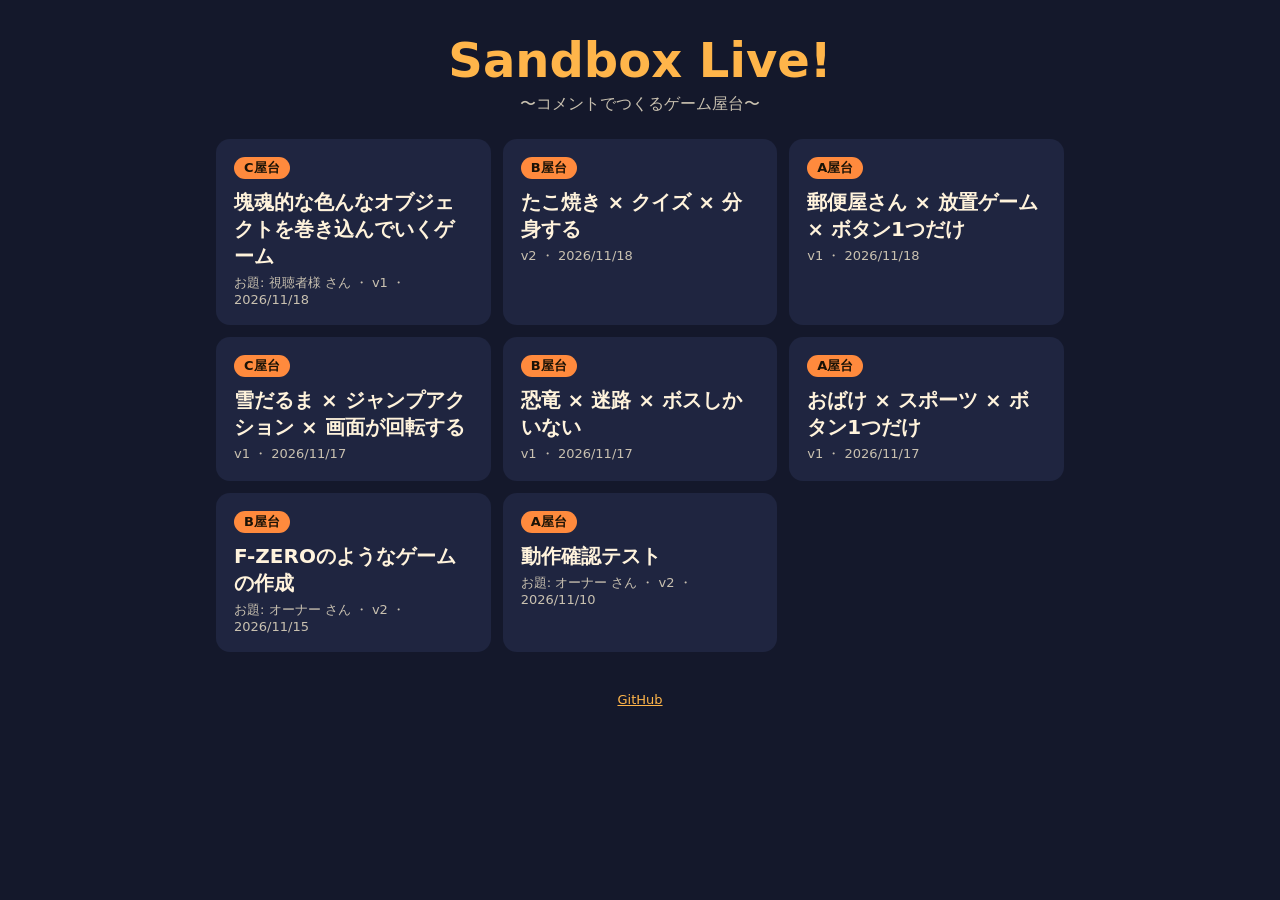
<file: index.html>
<!doctype html>
<html lang="ja"><head><meta charset="utf-8">
<meta name="viewport" content="width=device-width,initial-scale=1">
<title>Sandbox Live!</title>
<style>
:root{--bg:#14182b;--card:#1f2540;--ink:#fff3dc;--sub:#c9c1b0;--accent:#ff8a3d;--lamp:#ffb54a}
*{box-sizing:border-box}
body{margin:0;background:var(--bg);color:var(--ink);font-family:"Hiragino Maru Gothic ProN","Hiragino Sans",system-ui,sans-serif}
header{padding:32px 16px 8px;text-align:center}
h1{margin:0;font-size:clamp(28px,7vw,48px);color:var(--lamp)}
header p{margin:6px 0 0;color:var(--sub)}
main{max-width:880px;margin:0 auto;padding:16px;display:grid;gap:12px;grid-template-columns:repeat(auto-fill,minmax(240px,1fr))}
.card{position:relative;padding:16px;border-radius:14px;background:var(--card);border:2px solid transparent}
.card:hover,.card:focus-within{border-color:var(--accent)}
.card a.play{color:inherit;text-decoration:none}
.card a.play::after{content:"";position:absolute;inset:0}
.lane{display:inline-block;padding:2px 10px;border-radius:999px;background:var(--accent);color:#1a1206;font-weight:700;font-size:13px}
.title{margin:10px 0 4px;font-size:20px;font-weight:700}
.meta{color:var(--sub);font-size:13px}
.src{position:relative;z-index:1;display:inline-block;margin-top:8px;color:var(--lamp);font-size:13px}
.empty{grid-column:1/-1;text-align:center;color:var(--sub)}
footer{padding:24px 16px 40px;text-align:center;color:var(--sub);font-size:13px}
footer a{color:var(--lamp)}
</style></head><body>
<header><h1>Sandbox Live!</h1><p>〜コメントでつくるゲーム屋台〜</p></header>
<main id="list"><p class="empty">読み込み中…</p></main>
<footer id="foot"></footer>
<script>
fetch('manifest.json?t=' + Date.now(), { cache: 'no-store' }).then(function (r) { return r.json(); }).then(function (m) {
  var list = document.getElementById('list');
  var games = Object.keys(m.games).map(function (id) { return Object.assign({ id: id }, m.games[id]); })
    .sort(function (a, b) { return String(b.createdAt).localeCompare(String(a.createdAt)); });
  list.textContent = '';
  if (!games.length) { list.innerHTML = '<p class="empty">まだ公開中のゲームはありません</p>'; return; }
  games.forEach(function (g) {
    var card = document.createElement('div'); card.className = 'card';
    var lane = document.createElement('span'); lane.className = 'lane'; lane.textContent = g.lane + '屋台';
    var t = document.createElement('div'); t.className = 'title';
    var a = document.createElement('a'); a.className = 'play'; a.textContent = g.title;
    a.href = 'games/' + encodeURIComponent(g.id) + '/v' + g.latest + '/';
    t.append(a);
    var meta = document.createElement('div'); meta.className = 'meta';
    meta.textContent = (g.requester ? 'お題: ' + g.requester + ' さん ・ ' : '') + 'v' + g.latest + ' ・ ' + new Date(g.createdAt).toLocaleDateString('ja-JP');
    card.append(lane, t, meta);
    if (g.source && /^https:\/\/github\.com\//.test(g.source)) {
      var s = document.createElement('a'); s.className = 'src'; s.href = g.source; s.textContent = 'ソースを見る ↗'; s.rel = 'noopener';
      card.append(s);
    }
    list.append(card);
  });
  if (m.repoUrl && /^https:\/\/github\.com\//.test(m.repoUrl)) {
    var f = document.getElementById('foot'); var l = document.createElement('a');
    l.href = m.repoUrl; l.textContent = 'GitHub'; l.rel = 'noopener'; f.append(l);
  }
});
</script>
</body></html>
</file>
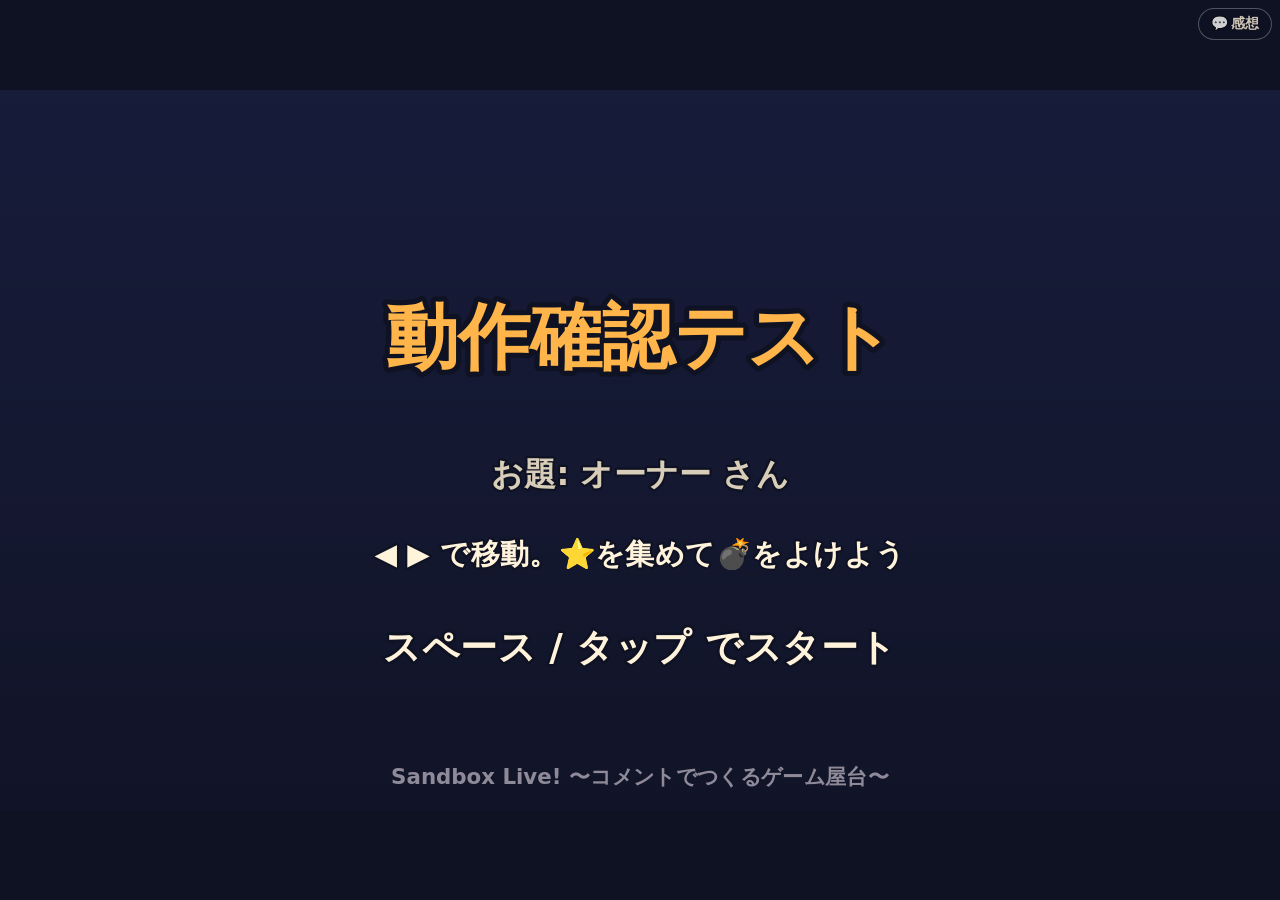
<file: games/261110-A/v1/index.html>
<!doctype html>
<html lang="ja">
<head>
  <meta charset="utf-8">
  <meta name="viewport" content="width=device-width,initial-scale=1,maximum-scale=1,user-scalable=no,viewport-fit=cover">
  <meta name="theme-color" content="#0f1222">
  <title>Sandbox Live! のゲーム</title>
  <link rel="stylesheet" href="style.css">
</head>
<body>
  <div id="stage">
    <canvas id="screen" aria-label="ゲーム画面"></canvas>
  </div>
  <!-- スマホ用ボタン。使うボタンは src/game.js の controls で決める -->
  <div id="pad" class="pad" hidden>
    <div class="dpad">
      <button data-key="up" aria-label="上">▲</button>
      <button data-key="left" aria-label="左">◀</button>
      <button data-key="right" aria-label="右">▶</button>
      <button data-key="down" aria-label="下">▼</button>
    </div>
    <div class="buttons">
      <button data-key="action" class="action" aria-label="アクション">A</button>
    </div>
  </div>
  <script type="module" src="src/main.js"></script>
<script data-sandbox-live-feedback>(function widget(info) {
  if (document.querySelector('[data-sandbox-live-feedback-host]')) return;
  const tag = `【${info.lane}屋台${info.version ? ` v${info.version}` : ''}】`;
  const host = document.createElement('div');
  host.setAttribute('data-sandbox-live-feedback-host', '');
  host.style.cssText = 'position:fixed;top:0;right:0;z-index:2147483647;';
  const root = host.attachShadow({ mode: 'open' });
  root.innerHTML = `<style>
:host{all:initial}
*{box-sizing:border-box;font-family:"Hiragino Maru Gothic ProN","Hiragino Sans",system-ui,sans-serif}
.open{position:fixed;top:max(8px,env(safe-area-inset-top));right:max(8px,env(safe-area-inset-right));padding:6px 12px;border-radius:999px;border:1px solid rgba(255,255,255,.35);background:rgba(15,18,34,.6);color:#fff3dc;font-size:14px;font-weight:700;cursor:pointer;opacity:.8}
.open:hover,.open:focus-visible{opacity:1}
.panel{position:fixed;top:max(8px,env(safe-area-inset-top));right:max(8px,env(safe-area-inset-right));width:min(320px,calc(100vw - 16px));padding:14px;border-radius:14px;background:#1f2540;color:#fff3dc;border:2px solid #ff8a3d;box-shadow:0 8px 24px rgba(0,0,0,.5);font-size:14px;line-height:1.5}
.panel[hidden],.open[hidden]{display:none}
h2{margin:0 26px 6px 0;font-size:16px;color:#ffb54a}
p{margin:0 0 8px}
.tag{display:block;margin:0 0 10px;padding:6px 10px;border-radius:8px;background:rgba(255,255,255,.08);font-size:18px;font-weight:700;text-align:center;user-select:text;-webkit-user-select:text}
.kinds{display:grid;grid-template-columns:repeat(3,1fr);gap:6px;margin-bottom:8px}
button{font:inherit;color:inherit;cursor:pointer}
.kind,.plain{padding:8px 4px;border-radius:10px;border:1px solid rgba(255,255,255,.25);background:rgba(255,255,255,.08);font-weight:700}
.kind:hover,.plain:hover{border-color:#ff8a3d}
.plain{width:100%;margin-bottom:8px;font-weight:500}
.done{min-height:1.5em;margin:0 0 6px;color:#49d98a;font-weight:700}
.note{margin:0;color:#c9c1b0;font-size:12px}
.close{position:absolute;top:6px;right:6px;width:30px;height:30px;border:0;border-radius:50%;background:transparent;font-size:20px;line-height:1}
</style>
<button class="open" type="button" aria-haspopup="dialog">💬 感想</button>
<div class="panel" role="dialog" aria-label="感想・バグ報告" hidden>
  <button class="close" type="button" aria-label="閉じる">×</button>
  <h2>感想・バグ報告はチャットへ！</h2>
  <p>ボタンを押すと目印をコピーします。配信のチャットに貼り付けて、続きを書いてね。</p>
  <span class="tag"></span>
  <div class="kinds">
    <button class="kind" type="button" data-kind="😄 ">😄 たのしい</button>
    <button class="kind" type="button" data-kind="🐛 ">🐛 バグ</button>
    <button class="kind" type="button" data-kind="💡 ">💡 アイデア</button>
  </div>
  <button class="plain" type="button" data-kind="">目印だけコピー</button>
  <p class="done" aria-live="polite"></p>
  <p class="note">名前や連絡先など、個人の情報は書かないでね。</p>
</div>`;
  const $ = (s) => root.querySelector(s);
  const open = $('.open');
  const panel = $('.panel');
  const done = $('.done');
  $('.tag').textContent = tag;

  // ボタンやパネルの操作をゲームに伝えない（ゲームは window でキーを受け取っている）
  for (const type of ['pointerdown', 'pointerup', 'touchstart', 'touchend', 'mousedown', 'mouseup', 'click', 'keydown', 'keyup']) {
    host.addEventListener(type, (e) => e.stopPropagation());
  }

  const show = (on) => {
    panel.hidden = !on;
    open.hidden = on;
    done.textContent = '';
    if (on) $('.kind').focus();
    else open.blur(); // フォーカスが残ると、スペースキーでもう一度開いてしまう
  };

  const copy = async (text) => {
    try {
      await navigator.clipboard.writeText(text);
      return true;
    } catch {
      // 古いブラウザ向け
      const t = document.createElement('textarea');
      t.value = text;
      t.setAttribute('readonly', '');
      t.style.cssText = 'position:fixed;top:0;left:0;opacity:0;';
      root.append(t);
      t.select();
      let ok = false;
      try {
        ok = document.execCommand('copy');
      } catch {
        ok = false;
      }
      t.remove();
      return ok;
    }
  };

  open.addEventListener('click', () => show(true));
  $('.close').addEventListener('click', () => show(false));
  panel.addEventListener('keydown', (e) => {
    if (e.key === 'Escape') show(false);
  });
  for (const b of root.querySelectorAll('[data-kind]')) {
    b.addEventListener('click', async () => {
      const text = `${tag}${b.dataset.kind}`;
      const ok = await copy(text);
      done.textContent = ok ? `「${text.trim()}」をコピーしました！` : `コピーできませんでした。「${text.trim()}」と書いてね`;
    });
  }
  document.body.append(host);
})({"lane":"A","version":1});</script></body>
</html>
</file>
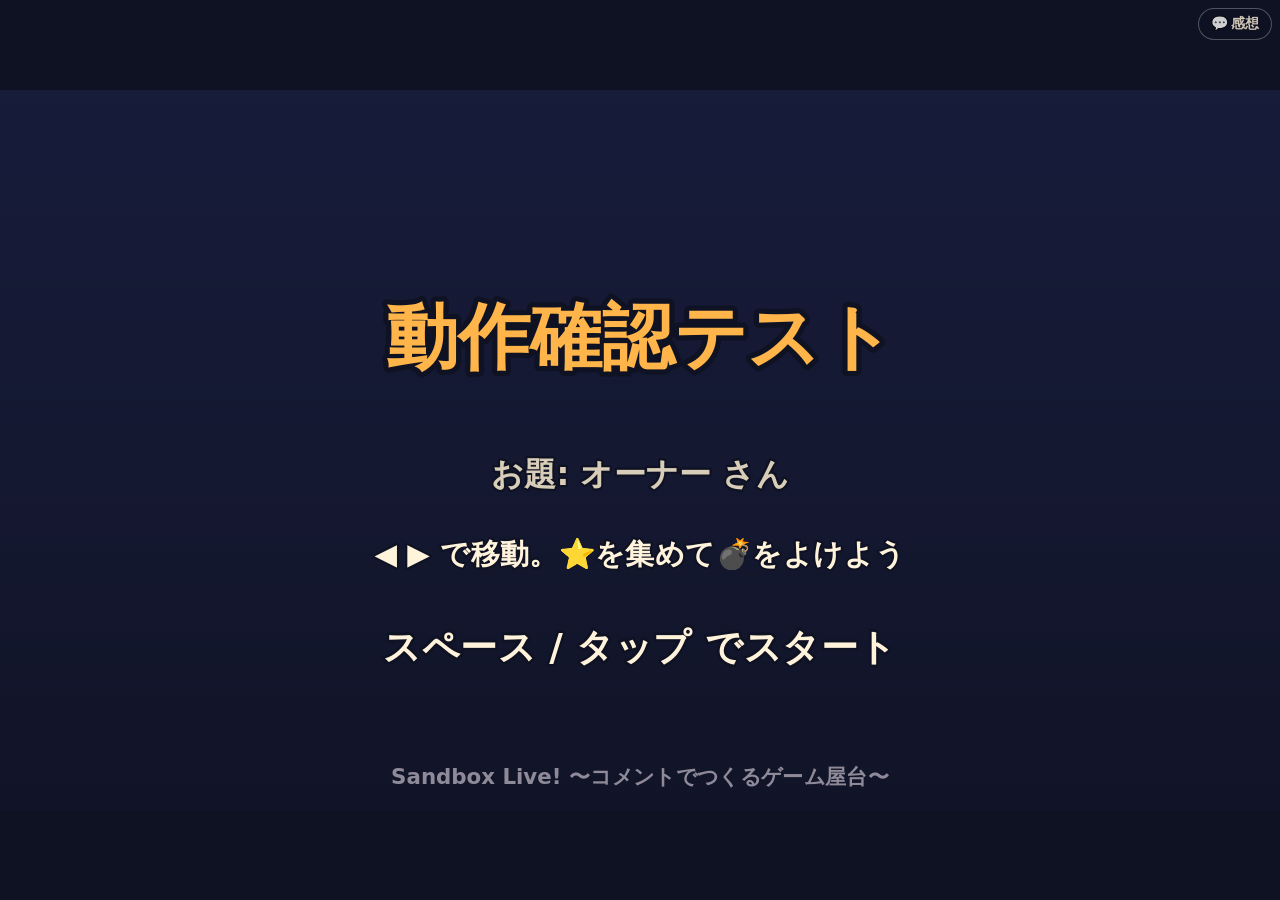
<file: games/261110-A/v2/index.html>
<!doctype html>
<html lang="ja">
<head>
  <meta charset="utf-8">
  <meta name="viewport" content="width=device-width,initial-scale=1,maximum-scale=1,user-scalable=no,viewport-fit=cover">
  <meta name="theme-color" content="#0f1222">
  <title>Sandbox Live! のゲーム</title>
  <link rel="stylesheet" href="style.css">
</head>
<body>
  <div id="stage">
    <canvas id="screen" aria-label="ゲーム画面"></canvas>
  </div>
  <!-- スマホ用ボタン。使うボタンは src/game.js の controls で決める -->
  <div id="pad" class="pad" hidden>
    <div class="dpad">
      <button data-key="up" aria-label="上">▲</button>
      <button data-key="left" aria-label="左">◀</button>
      <button data-key="right" aria-label="右">▶</button>
      <button data-key="down" aria-label="下">▼</button>
    </div>
    <div class="buttons">
      <button data-key="action" class="action" aria-label="アクション">A</button>
    </div>
  </div>
  <script type="module" src="src/main.js"></script>
<script data-sandbox-live-feedback>(function widget(info) {
  if (document.querySelector('[data-sandbox-live-feedback-host]')) return;
  const tag = `【${info.lane}屋台${info.version ? ` v${info.version}` : ''}】`;
  const host = document.createElement('div');
  host.setAttribute('data-sandbox-live-feedback-host', '');
  host.style.cssText = 'position:fixed;top:0;right:0;z-index:2147483647;';
  const root = host.attachShadow({ mode: 'open' });
  root.innerHTML = `<style>
:host{all:initial}
*{box-sizing:border-box;font-family:"Hiragino Maru Gothic ProN","Hiragino Sans",system-ui,sans-serif}
.open{position:fixed;top:max(8px,env(safe-area-inset-top));right:max(8px,env(safe-area-inset-right));padding:6px 12px;border-radius:999px;border:1px solid rgba(255,255,255,.35);background:rgba(15,18,34,.6);color:#fff3dc;font-size:14px;font-weight:700;cursor:pointer;opacity:.8}
.open:hover,.open:focus-visible{opacity:1}
.panel{position:fixed;top:max(8px,env(safe-area-inset-top));right:max(8px,env(safe-area-inset-right));width:min(320px,calc(100vw - 16px));padding:14px;border-radius:14px;background:#1f2540;color:#fff3dc;border:2px solid #ff8a3d;box-shadow:0 8px 24px rgba(0,0,0,.5);font-size:14px;line-height:1.5}
.panel[hidden],.open[hidden]{display:none}
h2{margin:0 26px 6px 0;font-size:16px;color:#ffb54a}
p{margin:0 0 8px}
.tag{display:block;margin:0 0 10px;padding:6px 10px;border-radius:8px;background:rgba(255,255,255,.08);font-size:18px;font-weight:700;text-align:center;user-select:text;-webkit-user-select:text}
.kinds{display:grid;grid-template-columns:repeat(3,1fr);gap:6px;margin-bottom:8px}
button{font:inherit;color:inherit;cursor:pointer}
.kind,.plain{padding:8px 4px;border-radius:10px;border:1px solid rgba(255,255,255,.25);background:rgba(255,255,255,.08);font-weight:700}
.kind:hover,.plain:hover{border-color:#ff8a3d}
.plain{width:100%;margin-bottom:8px;font-weight:500}
.done{min-height:1.5em;margin:0 0 6px;color:#49d98a;font-weight:700}
.note{margin:0;color:#c9c1b0;font-size:12px}
.close{position:absolute;top:6px;right:6px;width:30px;height:30px;border:0;border-radius:50%;background:transparent;font-size:20px;line-height:1}
</style>
<button class="open" type="button" aria-haspopup="dialog">💬 感想</button>
<div class="panel" role="dialog" aria-label="感想・バグ報告" hidden>
  <button class="close" type="button" aria-label="閉じる">×</button>
  <h2>感想・バグ報告はチャットへ！</h2>
  <p>ボタンを押すと目印をコピーします。配信のチャットに貼り付けて、続きを書いてね。</p>
  <span class="tag"></span>
  <div class="kinds">
    <button class="kind" type="button" data-kind="😄 ">😄 たのしい</button>
    <button class="kind" type="button" data-kind="🐛 ">🐛 バグ</button>
    <button class="kind" type="button" data-kind="💡 ">💡 アイデア</button>
  </div>
  <button class="plain" type="button" data-kind="">目印だけコピー</button>
  <p class="done" aria-live="polite"></p>
  <p class="note">名前や連絡先など、個人の情報は書かないでね。</p>
</div>`;
  const $ = (s) => root.querySelector(s);
  const open = $('.open');
  const panel = $('.panel');
  const done = $('.done');
  $('.tag').textContent = tag;

  // ボタンやパネルの操作をゲームに伝えない（ゲームは window でキーを受け取っている）
  for (const type of ['pointerdown', 'pointerup', 'touchstart', 'touchend', 'mousedown', 'mouseup', 'click', 'keydown', 'keyup']) {
    host.addEventListener(type, (e) => e.stopPropagation());
  }

  const show = (on) => {
    panel.hidden = !on;
    open.hidden = on;
    done.textContent = '';
    if (on) $('.kind').focus();
    else open.blur(); // フォーカスが残ると、スペースキーでもう一度開いてしまう
  };

  const copy = async (text) => {
    try {
      await navigator.clipboard.writeText(text);
      return true;
    } catch {
      // 古いブラウザ向け
      const t = document.createElement('textarea');
      t.value = text;
      t.setAttribute('readonly', '');
      t.style.cssText = 'position:fixed;top:0;left:0;opacity:0;';
      root.append(t);
      t.select();
      let ok = false;
      try {
        ok = document.execCommand('copy');
      } catch {
        ok = false;
      }
      t.remove();
      return ok;
    }
  };

  open.addEventListener('click', () => show(true));
  $('.close').addEventListener('click', () => show(false));
  panel.addEventListener('keydown', (e) => {
    if (e.key === 'Escape') show(false);
  });
  for (const b of root.querySelectorAll('[data-kind]')) {
    b.addEventListener('click', async () => {
      const text = `${tag}${b.dataset.kind}`;
      const ok = await copy(text);
      done.textContent = ok ? `「${text.trim()}」をコピーしました！` : `コピーできませんでした。「${text.trim()}」と書いてね`;
    });
  }
  document.body.append(host);
})({"lane":"A","version":2});</script></body>
</html>
</file>
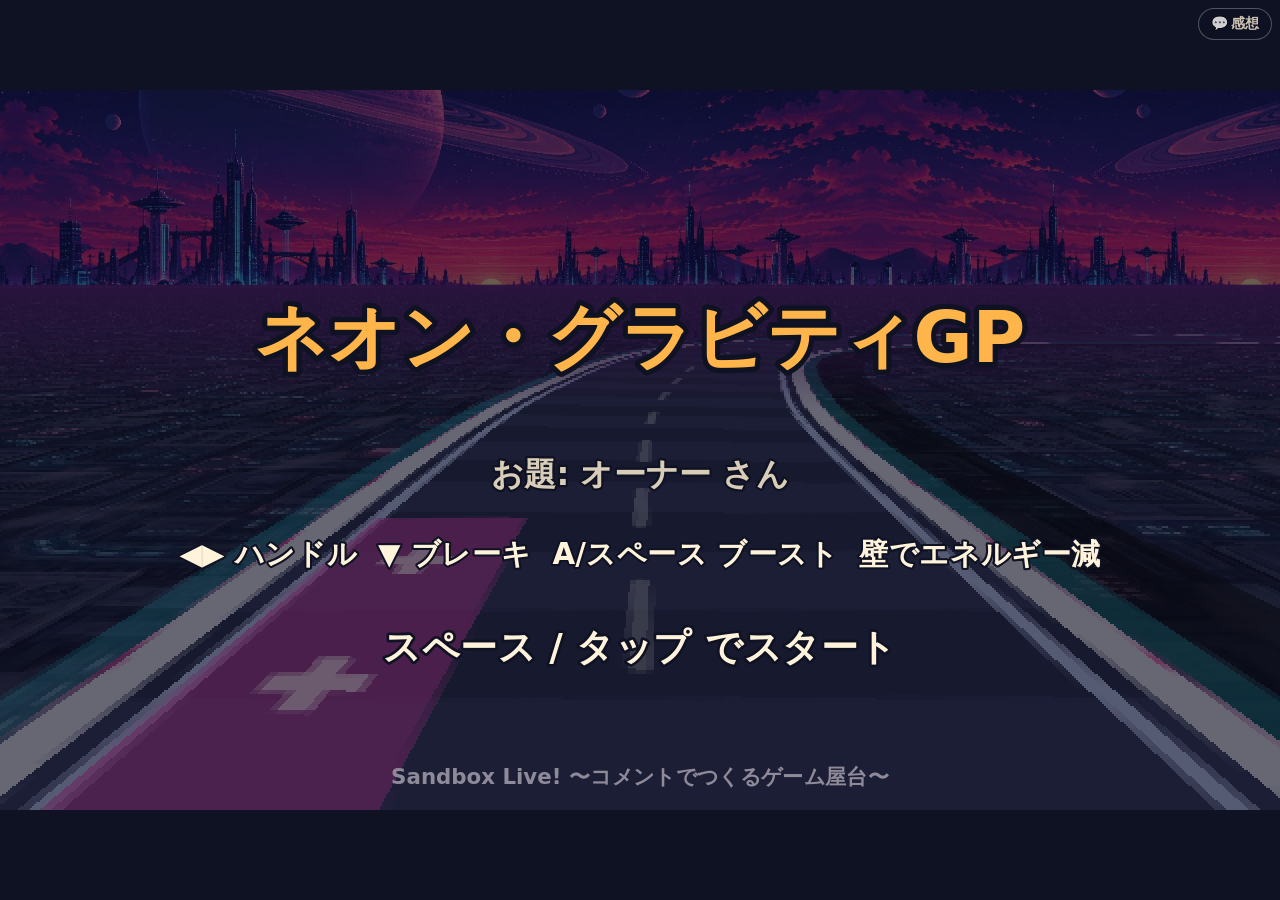
<file: games/261115-B/v1/index.html>
<!doctype html>
<html lang="ja">
<head>
  <meta charset="utf-8">
  <meta name="viewport" content="width=device-width,initial-scale=1,maximum-scale=1,user-scalable=no,viewport-fit=cover">
  <meta name="theme-color" content="#0f1222">
  <title>Sandbox Live! のゲーム</title>
  <link rel="stylesheet" href="style.css">
</head>
<body>
  <div id="stage">
    <canvas id="screen" aria-label="ゲーム画面"></canvas>
  </div>
  <!-- スマホ用ボタン。使うボタンは src/game.js の controls で決める -->
  <div id="pad" class="pad" hidden>
    <div class="dpad">
      <button data-key="up" aria-label="上">▲</button>
      <button data-key="left" aria-label="左">◀</button>
      <button data-key="right" aria-label="右">▶</button>
      <button data-key="down" aria-label="下">▼</button>
    </div>
    <div class="buttons">
      <button data-key="action" class="action" aria-label="アクション">A</button>
    </div>
  </div>
  <script type="module" src="src/main.js"></script>
<script data-sandbox-live-feedback>(function widget(info) {
  if (document.querySelector('[data-sandbox-live-feedback-host]')) return;
  const tag = `【${info.lane}屋台${info.version ? ` v${info.version}` : ''}】`;
  const host = document.createElement('div');
  host.setAttribute('data-sandbox-live-feedback-host', '');
  host.style.cssText = 'position:fixed;top:0;right:0;z-index:2147483647;';
  const root = host.attachShadow({ mode: 'open' });
  root.innerHTML = `<style>
:host{all:initial}
*{box-sizing:border-box;font-family:"Hiragino Maru Gothic ProN","Hiragino Sans",system-ui,sans-serif}
.open{position:fixed;top:max(8px,env(safe-area-inset-top));right:max(8px,env(safe-area-inset-right));padding:6px 12px;border-radius:999px;border:1px solid rgba(255,255,255,.35);background:rgba(15,18,34,.6);color:#fff3dc;font-size:14px;font-weight:700;cursor:pointer;opacity:.8}
.open:hover,.open:focus-visible{opacity:1}
.panel{position:fixed;top:max(8px,env(safe-area-inset-top));right:max(8px,env(safe-area-inset-right));width:min(320px,calc(100vw - 16px));padding:14px;border-radius:14px;background:#1f2540;color:#fff3dc;border:2px solid #ff8a3d;box-shadow:0 8px 24px rgba(0,0,0,.5);font-size:14px;line-height:1.5}
.panel[hidden],.open[hidden]{display:none}
h2{margin:0 26px 6px 0;font-size:16px;color:#ffb54a}
p{margin:0 0 8px}
.tag{display:block;margin:0 0 10px;padding:6px 10px;border-radius:8px;background:rgba(255,255,255,.08);font-size:18px;font-weight:700;text-align:center;user-select:text;-webkit-user-select:text}
.kinds{display:grid;grid-template-columns:repeat(3,1fr);gap:6px;margin-bottom:8px}
button{font:inherit;color:inherit;cursor:pointer}
.kind,.plain{padding:8px 4px;border-radius:10px;border:1px solid rgba(255,255,255,.25);background:rgba(255,255,255,.08);font-weight:700}
.kind:hover,.plain:hover{border-color:#ff8a3d}
.plain{width:100%;margin-bottom:8px;font-weight:500}
.done{min-height:1.5em;margin:0 0 6px;color:#49d98a;font-weight:700}
.note{margin:0;color:#c9c1b0;font-size:12px}
.close{position:absolute;top:6px;right:6px;width:30px;height:30px;border:0;border-radius:50%;background:transparent;font-size:20px;line-height:1}
</style>
<button class="open" type="button" aria-haspopup="dialog">💬 感想</button>
<div class="panel" role="dialog" aria-label="感想・バグ報告" hidden>
  <button class="close" type="button" aria-label="閉じる">×</button>
  <h2>感想・バグ報告はチャットへ！</h2>
  <p>ボタンを押すと目印をコピーします。配信のチャットに貼り付けて、続きを書いてね。</p>
  <span class="tag"></span>
  <div class="kinds">
    <button class="kind" type="button" data-kind="😄 ">😄 たのしい</button>
    <button class="kind" type="button" data-kind="🐛 ">🐛 バグ</button>
    <button class="kind" type="button" data-kind="💡 ">💡 アイデア</button>
  </div>
  <button class="plain" type="button" data-kind="">目印だけコピー</button>
  <p class="done" aria-live="polite"></p>
  <p class="note">名前や連絡先など、個人の情報は書かないでね。</p>
</div>`;
  const $ = (s) => root.querySelector(s);
  const open = $('.open');
  const panel = $('.panel');
  const done = $('.done');
  $('.tag').textContent = tag;

  // ボタンやパネルの操作をゲームに伝えない（ゲームは window でキーを受け取っている）
  for (const type of ['pointerdown', 'pointerup', 'touchstart', 'touchend', 'mousedown', 'mouseup', 'click', 'keydown', 'keyup']) {
    host.addEventListener(type, (e) => e.stopPropagation());
  }

  const show = (on) => {
    panel.hidden = !on;
    open.hidden = on;
    done.textContent = '';
    if (on) $('.kind').focus();
    else open.blur(); // フォーカスが残ると、スペースキーでもう一度開いてしまう
  };

  const copy = async (text) => {
    try {
      await navigator.clipboard.writeText(text);
      return true;
    } catch {
      // 古いブラウザ向け
      const t = document.createElement('textarea');
      t.value = text;
      t.setAttribute('readonly', '');
      t.style.cssText = 'position:fixed;top:0;left:0;opacity:0;';
      root.append(t);
      t.select();
      let ok = false;
      try {
        ok = document.execCommand('copy');
      } catch {
        ok = false;
      }
      t.remove();
      return ok;
    }
  };

  open.addEventListener('click', () => show(true));
  $('.close').addEventListener('click', () => show(false));
  panel.addEventListener('keydown', (e) => {
    if (e.key === 'Escape') show(false);
  });
  for (const b of root.querySelectorAll('[data-kind]')) {
    b.addEventListener('click', async () => {
      const text = `${tag}${b.dataset.kind}`;
      const ok = await copy(text);
      done.textContent = ok ? `「${text.trim()}」をコピーしました！` : `コピーできませんでした。「${text.trim()}」と書いてね`;
    });
  }
  document.body.append(host);
})({"lane":"B","version":1});</script></body>
</html>
</file>
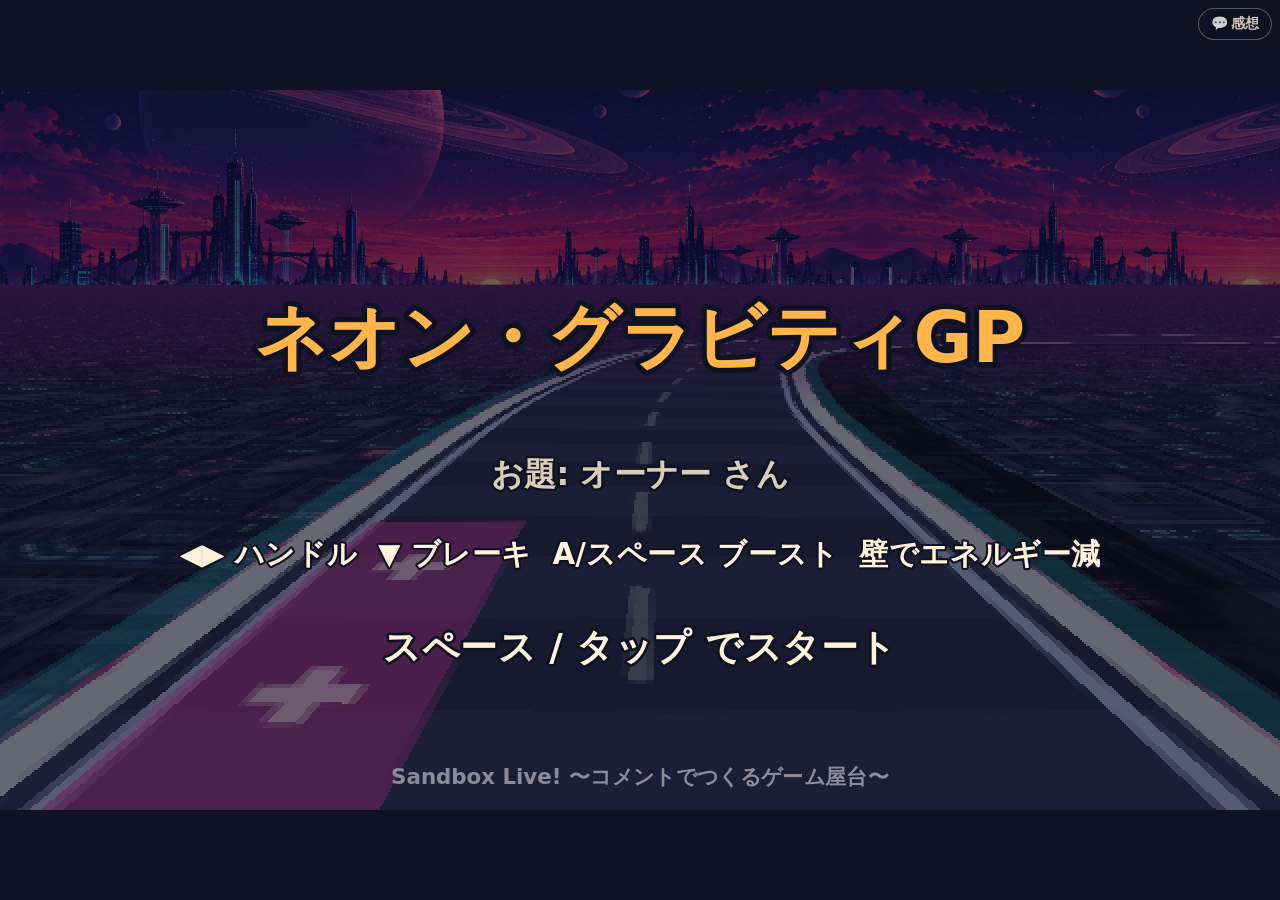
<file: games/261115-B/v2/index.html>
<!doctype html>
<html lang="ja">
<head>
  <meta charset="utf-8">
  <meta name="viewport" content="width=device-width,initial-scale=1,maximum-scale=1,user-scalable=no,viewport-fit=cover">
  <meta name="theme-color" content="#0f1222">
  <title>Sandbox Live! のゲーム</title>
  <link rel="stylesheet" href="style.css">
</head>
<body>
  <div id="stage">
    <canvas id="screen" aria-label="ゲーム画面"></canvas>
  </div>
  <!-- スマホ用ボタン。使うボタンは src/game.js の controls で決める -->
  <div id="pad" class="pad" hidden>
    <div class="dpad">
      <button data-key="up" aria-label="上">▲</button>
      <button data-key="left" aria-label="左">◀</button>
      <button data-key="right" aria-label="右">▶</button>
      <button data-key="down" aria-label="下">▼</button>
    </div>
    <div class="buttons">
      <button data-key="action" class="action" aria-label="アクション">A</button>
    </div>
  </div>
  <script type="module" src="src/main.js"></script>
<script data-sandbox-live-feedback>(function widget(info) {
  if (document.querySelector('[data-sandbox-live-feedback-host]')) return;
  const tag = `【${info.lane}屋台${info.version ? ` v${info.version}` : ''}】`;
  const host = document.createElement('div');
  host.setAttribute('data-sandbox-live-feedback-host', '');
  host.style.cssText = 'position:fixed;top:0;right:0;z-index:2147483647;';
  const root = host.attachShadow({ mode: 'open' });
  root.innerHTML = `<style>
:host{all:initial}
*{box-sizing:border-box;font-family:"Hiragino Maru Gothic ProN","Hiragino Sans",system-ui,sans-serif}
.open{position:fixed;top:max(8px,env(safe-area-inset-top));right:max(8px,env(safe-area-inset-right));padding:6px 12px;border-radius:999px;border:1px solid rgba(255,255,255,.35);background:rgba(15,18,34,.6);color:#fff3dc;font-size:14px;font-weight:700;cursor:pointer;opacity:.8}
.open:hover,.open:focus-visible{opacity:1}
.panel{position:fixed;top:max(8px,env(safe-area-inset-top));right:max(8px,env(safe-area-inset-right));width:min(320px,calc(100vw - 16px));padding:14px;border-radius:14px;background:#1f2540;color:#fff3dc;border:2px solid #ff8a3d;box-shadow:0 8px 24px rgba(0,0,0,.5);font-size:14px;line-height:1.5}
.panel[hidden],.open[hidden]{display:none}
h2{margin:0 26px 6px 0;font-size:16px;color:#ffb54a}
p{margin:0 0 8px}
.tag{display:block;margin:0 0 10px;padding:6px 10px;border-radius:8px;background:rgba(255,255,255,.08);font-size:18px;font-weight:700;text-align:center;user-select:text;-webkit-user-select:text}
.kinds{display:grid;grid-template-columns:repeat(3,1fr);gap:6px;margin-bottom:8px}
button{font:inherit;color:inherit;cursor:pointer}
.kind,.plain{padding:8px 4px;border-radius:10px;border:1px solid rgba(255,255,255,.25);background:rgba(255,255,255,.08);font-weight:700}
.kind:hover,.plain:hover{border-color:#ff8a3d}
.plain{width:100%;margin-bottom:8px;font-weight:500}
.done{min-height:1.5em;margin:0 0 6px;color:#49d98a;font-weight:700}
.note{margin:0;color:#c9c1b0;font-size:12px}
.close{position:absolute;top:6px;right:6px;width:30px;height:30px;border:0;border-radius:50%;background:transparent;font-size:20px;line-height:1}
</style>
<button class="open" type="button" aria-haspopup="dialog">💬 感想</button>
<div class="panel" role="dialog" aria-label="感想・バグ報告" hidden>
  <button class="close" type="button" aria-label="閉じる">×</button>
  <h2>感想・バグ報告はチャットへ！</h2>
  <p>ボタンを押すと目印をコピーします。配信のチャットに貼り付けて、続きを書いてね。</p>
  <span class="tag"></span>
  <div class="kinds">
    <button class="kind" type="button" data-kind="😄 ">😄 たのしい</button>
    <button class="kind" type="button" data-kind="🐛 ">🐛 バグ</button>
    <button class="kind" type="button" data-kind="💡 ">💡 アイデア</button>
  </div>
  <button class="plain" type="button" data-kind="">目印だけコピー</button>
  <p class="done" aria-live="polite"></p>
  <p class="note">名前や連絡先など、個人の情報は書かないでね。</p>
</div>`;
  const $ = (s) => root.querySelector(s);
  const open = $('.open');
  const panel = $('.panel');
  const done = $('.done');
  $('.tag').textContent = tag;

  // ボタンやパネルの操作をゲームに伝えない（ゲームは window でキーを受け取っている）
  for (const type of ['pointerdown', 'pointerup', 'touchstart', 'touchend', 'mousedown', 'mouseup', 'click', 'keydown', 'keyup']) {
    host.addEventListener(type, (e) => e.stopPropagation());
  }

  const show = (on) => {
    panel.hidden = !on;
    open.hidden = on;
    done.textContent = '';
    if (on) $('.kind').focus();
    else open.blur(); // フォーカスが残ると、スペースキーでもう一度開いてしまう
  };

  const copy = async (text) => {
    try {
      await navigator.clipboard.writeText(text);
      return true;
    } catch {
      // 古いブラウザ向け
      const t = document.createElement('textarea');
      t.value = text;
      t.setAttribute('readonly', '');
      t.style.cssText = 'position:fixed;top:0;left:0;opacity:0;';
      root.append(t);
      t.select();
      let ok = false;
      try {
        ok = document.execCommand('copy');
      } catch {
        ok = false;
      }
      t.remove();
      return ok;
    }
  };

  open.addEventListener('click', () => show(true));
  $('.close').addEventListener('click', () => show(false));
  panel.addEventListener('keydown', (e) => {
    if (e.key === 'Escape') show(false);
  });
  for (const b of root.querySelectorAll('[data-kind]')) {
    b.addEventListener('click', async () => {
      const text = `${tag}${b.dataset.kind}`;
      const ok = await copy(text);
      done.textContent = ok ? `「${text.trim()}」をコピーしました！` : `コピーできませんでした。「${text.trim()}」と書いてね`;
    });
  }
  document.body.append(host);
})({"lane":"B","version":2});</script></body>
</html>
</file>
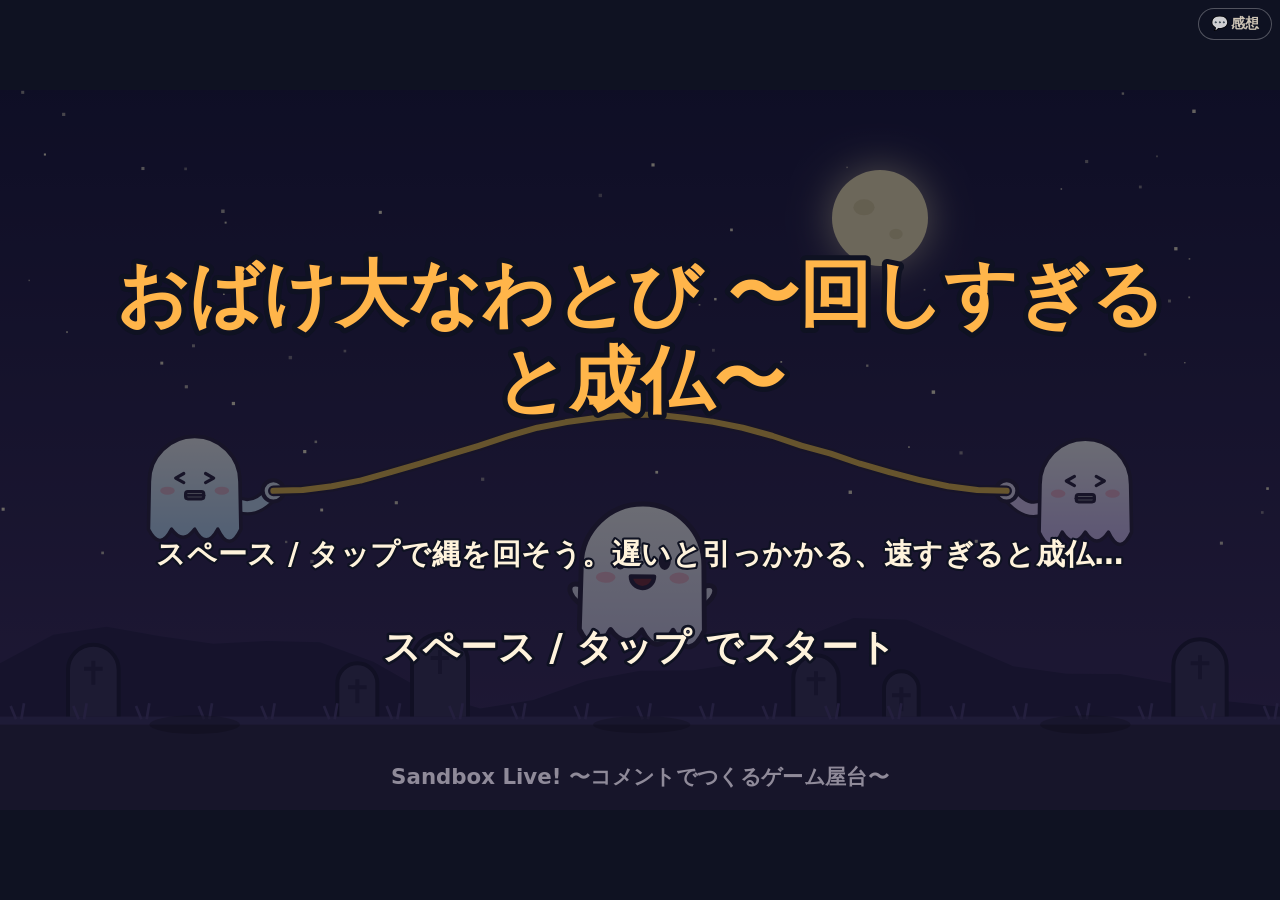
<file: games/261117-A/latest/index.html>
<!doctype html>
<html lang="ja"><head><meta charset="utf-8">
<meta name="viewport" content="width=device-width,initial-scale=1">
<title>おばけ × スポーツ × ボタン1つだけ — 最新版へ移動中</title>
<style>body{margin:0;min-height:100vh;display:grid;place-items:center;background:#14182b;color:#fff3dc;font-family:system-ui,sans-serif}a{color:#ffb54a}</style>
</head><body>
<p>最新版を読み込み中… <a id="go" href="../v1/">開かない場合はこちら</a></p>
<script>
fetch('../versions.json?t=' + Date.now(), { cache: 'no-store' })
  .then(function (r) { return r.json(); })
  .then(function (j) { location.replace('../v' + j.latest + '/'); })
  .catch(function () { location.replace('../v1/'); });
</script>
</body></html>
</file>
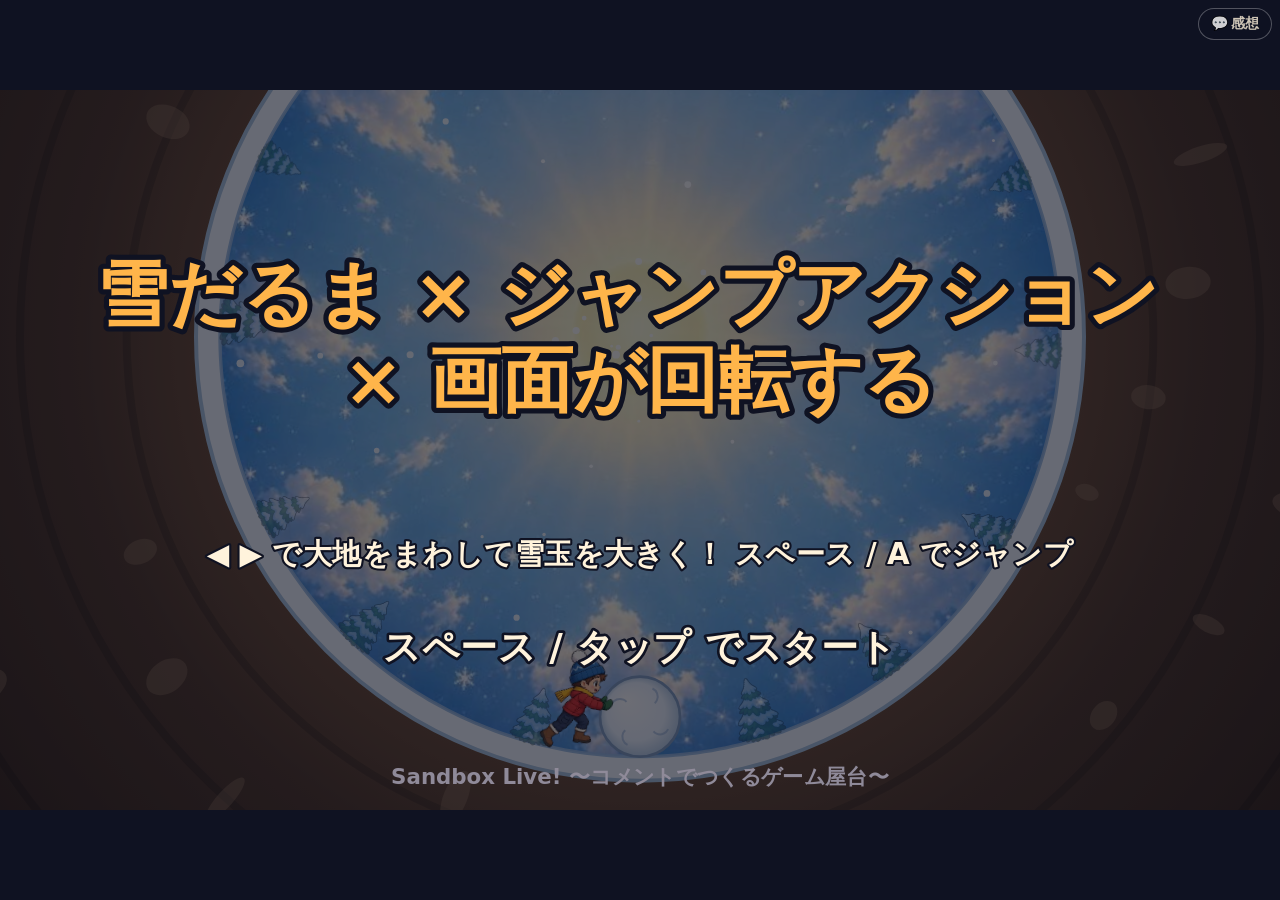
<file: games/261117-C/v1/index.html>
<!doctype html>
<html lang="ja">
<head>
  <meta charset="utf-8">
  <meta name="viewport" content="width=device-width,initial-scale=1,maximum-scale=1,user-scalable=no,viewport-fit=cover">
  <meta name="theme-color" content="#0f1222">
  <title>Sandbox Live! のゲーム</title>
  <link rel="stylesheet" href="style.css">
</head>
<body>
  <div id="stage">
    <canvas id="screen" aria-label="ゲーム画面"></canvas>
  </div>
  <!-- スマホ用ボタン。使うボタンは src/game.js の controls で決める -->
  <div id="pad" class="pad" hidden>
    <div class="dpad">
      <button data-key="up" aria-label="上">▲</button>
      <button data-key="left" aria-label="左">◀</button>
      <button data-key="right" aria-label="右">▶</button>
      <button data-key="down" aria-label="下">▼</button>
    </div>
    <div class="buttons">
      <button data-key="action" class="action" aria-label="アクション">A</button>
    </div>
  </div>
  <script type="module" src="src/main.js"></script>
<script data-sandbox-live-feedback>(function widget(info) {
  if (document.querySelector('[data-sandbox-live-feedback-host]')) return;
  const tag = `【${info.lane}屋台${info.version ? ` v${info.version}` : ''}】`;
  const host = document.createElement('div');
  host.setAttribute('data-sandbox-live-feedback-host', '');
  host.style.cssText = 'position:fixed;top:0;right:0;z-index:2147483647;';
  const root = host.attachShadow({ mode: 'open' });
  root.innerHTML = `<style>
:host{all:initial}
*{box-sizing:border-box;font-family:"Hiragino Maru Gothic ProN","Hiragino Sans",system-ui,sans-serif}
.open{position:fixed;top:max(8px,env(safe-area-inset-top));right:max(8px,env(safe-area-inset-right));padding:6px 12px;border-radius:999px;border:1px solid rgba(255,255,255,.35);background:rgba(15,18,34,.6);color:#fff3dc;font-size:14px;font-weight:700;cursor:pointer;opacity:.8}
.open:hover,.open:focus-visible{opacity:1}
.panel{position:fixed;top:max(8px,env(safe-area-inset-top));right:max(8px,env(safe-area-inset-right));width:min(320px,calc(100vw - 16px));padding:14px;border-radius:14px;background:#1f2540;color:#fff3dc;border:2px solid #ff8a3d;box-shadow:0 8px 24px rgba(0,0,0,.5);font-size:14px;line-height:1.5}
.panel[hidden],.open[hidden]{display:none}
h2{margin:0 26px 6px 0;font-size:16px;color:#ffb54a}
p{margin:0 0 8px}
.tag{display:block;margin:0 0 10px;padding:6px 10px;border-radius:8px;background:rgba(255,255,255,.08);font-size:18px;font-weight:700;text-align:center;user-select:text;-webkit-user-select:text}
.kinds{display:grid;grid-template-columns:repeat(3,1fr);gap:6px;margin-bottom:8px}
button{font:inherit;color:inherit;cursor:pointer}
.kind,.plain{padding:8px 4px;border-radius:10px;border:1px solid rgba(255,255,255,.25);background:rgba(255,255,255,.08);font-weight:700}
.kind:hover,.plain:hover{border-color:#ff8a3d}
.plain{width:100%;margin-bottom:8px;font-weight:500}
.done{min-height:1.5em;margin:0 0 6px;color:#49d98a;font-weight:700}
.note{margin:0;color:#c9c1b0;font-size:12px}
.close{position:absolute;top:6px;right:6px;width:30px;height:30px;border:0;border-radius:50%;background:transparent;font-size:20px;line-height:1}
</style>
<button class="open" type="button" aria-haspopup="dialog">💬 感想</button>
<div class="panel" role="dialog" aria-label="感想・バグ報告" hidden>
  <button class="close" type="button" aria-label="閉じる">×</button>
  <h2>感想・バグ報告はチャットへ！</h2>
  <p>ボタンを押すと目印をコピーします。配信のチャットに貼り付けて、続きを書いてね。</p>
  <span class="tag"></span>
  <div class="kinds">
    <button class="kind" type="button" data-kind="😄 ">😄 たのしい</button>
    <button class="kind" type="button" data-kind="🐛 ">🐛 バグ</button>
    <button class="kind" type="button" data-kind="💡 ">💡 アイデア</button>
  </div>
  <button class="plain" type="button" data-kind="">目印だけコピー</button>
  <p class="done" aria-live="polite"></p>
  <p class="note">名前や連絡先など、個人の情報は書かないでね。</p>
</div>`;
  const $ = (s) => root.querySelector(s);
  const open = $('.open');
  const panel = $('.panel');
  const done = $('.done');
  $('.tag').textContent = tag;

  // ボタンやパネルの操作をゲームに伝えない（ゲームは window でキーを受け取っている）
  for (const type of ['pointerdown', 'pointerup', 'touchstart', 'touchend', 'mousedown', 'mouseup', 'click', 'keydown', 'keyup']) {
    host.addEventListener(type, (e) => e.stopPropagation());
  }

  const show = (on) => {
    panel.hidden = !on;
    open.hidden = on;
    done.textContent = '';
    if (on) $('.kind').focus();
    else open.blur(); // フォーカスが残ると、スペースキーでもう一度開いてしまう
  };

  const copy = async (text) => {
    try {
      await navigator.clipboard.writeText(text);
      return true;
    } catch {
      // 古いブラウザ向け
      const t = document.createElement('textarea');
      t.value = text;
      t.setAttribute('readonly', '');
      t.style.cssText = 'position:fixed;top:0;left:0;opacity:0;';
      root.append(t);
      t.select();
      let ok = false;
      try {
        ok = document.execCommand('copy');
      } catch {
        ok = false;
      }
      t.remove();
      return ok;
    }
  };

  open.addEventListener('click', () => show(true));
  $('.close').addEventListener('click', () => show(false));
  panel.addEventListener('keydown', (e) => {
    if (e.key === 'Escape') show(false);
  });
  for (const b of root.querySelectorAll('[data-kind]')) {
    b.addEventListener('click', async () => {
      const text = `${tag}${b.dataset.kind}`;
      const ok = await copy(text);
      done.textContent = ok ? `「${text.trim()}」をコピーしました！` : `コピーできませんでした。「${text.trim()}」と書いてね`;
    });
  }
  document.body.append(host);
})({"lane":"C","version":1});</script></body>
</html>
</file>
<file: games/261110-A/v1/style.css>
* { box-sizing: border-box; }
html, body {
  margin: 0;
  height: 100%;
  background: #0f1222;
  overflow: hidden;
  touch-action: none;
  -webkit-user-select: none;
  user-select: none;
  -webkit-touch-callout: none;
}
#stage {
  position: fixed;
  inset: 0;
  display: grid;
  place-items: center;
}
canvas { display: block; image-rendering: auto; }

/* スマホ用ボタン */
.pad {
  position: fixed;
  left: 0;
  right: 0;
  bottom: 0;
  display: flex;
  justify-content: space-between;
  align-items: flex-end;
  padding: 0 max(16px, env(safe-area-inset-right)) max(16px, env(safe-area-inset-bottom)) max(16px, env(safe-area-inset-left));
  pointer-events: none;
}
.pad[hidden] { display: none; }
.pad button {
  pointer-events: auto;
  width: 64px;
  height: 64px;
  border-radius: 50%;
  border: 2px solid rgba(255, 255, 255, 0.35);
  background: rgba(255, 255, 255, 0.12);
  color: rgba(255, 255, 255, 0.85);
  font: 700 22px system-ui, sans-serif;
  touch-action: none;
}
.pad button.held { background: rgba(255, 181, 74, 0.55); }
.pad button[hidden] { visibility: hidden; display: block; }
.dpad {
  display: grid;
  grid-template-columns: repeat(3, 64px);
  grid-template-rows: repeat(3, 64px);
  gap: 2px;
}
.dpad [data-key='up'] { grid-area: 1 / 2; }
.dpad [data-key='left'] { grid-area: 2 / 1; }
.dpad [data-key='right'] { grid-area: 2 / 3; }
.dpad [data-key='down'] { grid-area: 3 / 2; }
.buttons .action { width: 84px; height: 84px; font-size: 28px; margin-bottom: 40px; }
</file>
<file: games/261110-A/v2/style.css>
* { box-sizing: border-box; }
html, body {
  margin: 0;
  height: 100%;
  background: #0f1222;
  overflow: hidden;
  touch-action: none;
  -webkit-user-select: none;
  user-select: none;
  -webkit-touch-callout: none;
}
#stage {
  position: fixed;
  inset: 0;
  display: grid;
  place-items: center;
}
canvas { display: block; image-rendering: auto; }

/* スマホ用ボタン */
.pad {
  position: fixed;
  left: 0;
  right: 0;
  bottom: 0;
  display: flex;
  justify-content: space-between;
  align-items: flex-end;
  padding: 0 max(16px, env(safe-area-inset-right)) max(16px, env(safe-area-inset-bottom)) max(16px, env(safe-area-inset-left));
  pointer-events: none;
}
.pad[hidden] { display: none; }
.pad button {
  pointer-events: auto;
  width: 64px;
  height: 64px;
  border-radius: 50%;
  border: 2px solid rgba(255, 255, 255, 0.35);
  background: rgba(255, 255, 255, 0.12);
  color: rgba(255, 255, 255, 0.85);
  font: 700 22px system-ui, sans-serif;
  touch-action: none;
}
.pad button.held { background: rgba(255, 181, 74, 0.55); }
.pad button[hidden] { visibility: hidden; display: block; }
.dpad {
  display: grid;
  grid-template-columns: repeat(3, 64px);
  grid-template-rows: repeat(3, 64px);
  gap: 2px;
}
.dpad [data-key='up'] { grid-area: 1 / 2; }
.dpad [data-key='left'] { grid-area: 2 / 1; }
.dpad [data-key='right'] { grid-area: 2 / 3; }
.dpad [data-key='down'] { grid-area: 3 / 2; }
.buttons .action { width: 84px; height: 84px; font-size: 28px; margin-bottom: 40px; }
</file>
<file: games/261115-B/v1/style.css>
* { box-sizing: border-box; }
html, body {
  margin: 0;
  height: 100%;
  background: #0f1222;
  overflow: hidden;
  touch-action: none;
  -webkit-user-select: none;
  user-select: none;
  -webkit-touch-callout: none;
}
#stage {
  position: fixed;
  inset: 0;
  display: grid;
  place-items: center;
}
canvas { display: block; image-rendering: auto; }

/* スマホ用ボタン */
.pad {
  position: fixed;
  left: 0;
  right: 0;
  bottom: 0;
  display: flex;
  justify-content: space-between;
  align-items: flex-end;
  padding: 0 max(16px, env(safe-area-inset-right)) max(16px, env(safe-area-inset-bottom)) max(16px, env(safe-area-inset-left));
  pointer-events: none;
}
.pad[hidden] { display: none; }
.pad button {
  pointer-events: auto;
  width: 64px;
  height: 64px;
  border-radius: 50%;
  border: 2px solid rgba(255, 255, 255, 0.35);
  background: rgba(255, 255, 255, 0.12);
  color: rgba(255, 255, 255, 0.85);
  font: 700 22px system-ui, sans-serif;
  touch-action: none;
}
.pad button.held { background: rgba(255, 181, 74, 0.55); }
.pad button[hidden] { visibility: hidden; display: block; }
.dpad {
  display: grid;
  grid-template-columns: repeat(3, 64px);
  grid-template-rows: repeat(3, 64px);
  gap: 2px;
}
.dpad [data-key='up'] { grid-area: 1 / 2; }
.dpad [data-key='left'] { grid-area: 2 / 1; }
.dpad [data-key='right'] { grid-area: 2 / 3; }
.dpad [data-key='down'] { grid-area: 3 / 2; }
.buttons .action { width: 84px; height: 84px; font-size: 28px; margin-bottom: 40px; }
</file>
<file: games/261115-B/v2/style.css>
* { box-sizing: border-box; }
html, body {
  margin: 0;
  height: 100%;
  background: #0f1222;
  overflow: hidden;
  touch-action: none;
  -webkit-user-select: none;
  user-select: none;
  -webkit-touch-callout: none;
}
#stage {
  position: fixed;
  inset: 0;
  display: grid;
  place-items: center;
}
canvas { display: block; image-rendering: auto; }

/* スマホ用ボタン */
.pad {
  position: fixed;
  left: 0;
  right: 0;
  bottom: 0;
  display: flex;
  justify-content: space-between;
  align-items: flex-end;
  padding: 0 max(16px, env(safe-area-inset-right)) max(16px, env(safe-area-inset-bottom)) max(16px, env(safe-area-inset-left));
  pointer-events: none;
}
.pad[hidden] { display: none; }
.pad button {
  pointer-events: auto;
  width: 64px;
  height: 64px;
  border-radius: 50%;
  border: 2px solid rgba(255, 255, 255, 0.35);
  background: rgba(255, 255, 255, 0.12);
  color: rgba(255, 255, 255, 0.85);
  font: 700 22px system-ui, sans-serif;
  touch-action: none;
}
.pad button.held { background: rgba(255, 181, 74, 0.55); }
.pad button[hidden] { visibility: hidden; display: block; }
.dpad {
  display: grid;
  grid-template-columns: repeat(3, 64px);
  grid-template-rows: repeat(3, 64px);
  gap: 2px;
}
.dpad [data-key='up'] { grid-area: 1 / 2; }
.dpad [data-key='left'] { grid-area: 2 / 1; }
.dpad [data-key='right'] { grid-area: 2 / 3; }
.dpad [data-key='down'] { grid-area: 3 / 2; }
.buttons .action { width: 84px; height: 84px; font-size: 28px; margin-bottom: 40px; }
</file>
<file: games/261117-C/v1/style.css>
* { box-sizing: border-box; }
html, body {
  margin: 0;
  height: 100%;
  background: #0f1222;
  overflow: hidden;
  touch-action: none;
  -webkit-user-select: none;
  user-select: none;
  -webkit-touch-callout: none;
}
#stage {
  position: fixed;
  inset: 0;
  display: grid;
  place-items: center;
}
canvas { display: block; image-rendering: auto; }

/* スマホ用ボタン */
.pad {
  position: fixed;
  left: 0;
  right: 0;
  bottom: 0;
  display: flex;
  justify-content: space-between;
  align-items: flex-end;
  padding: 0 max(16px, env(safe-area-inset-right)) max(16px, env(safe-area-inset-bottom)) max(16px, env(safe-area-inset-left));
  pointer-events: none;
}
.pad[hidden] { display: none; }
.pad button {
  pointer-events: auto;
  width: 64px;
  height: 64px;
  border-radius: 50%;
  border: 2px solid rgba(255, 255, 255, 0.35);
  background: rgba(255, 255, 255, 0.12);
  color: rgba(255, 255, 255, 0.85);
  font: 700 22px system-ui, sans-serif;
  touch-action: none;
}
.pad button.held { background: rgba(255, 181, 74, 0.55); }
.pad button[hidden] { visibility: hidden; display: block; }
.dpad {
  display: grid;
  grid-template-columns: repeat(3, 64px);
  grid-template-rows: repeat(3, 64px);
  gap: 2px;
}
.dpad [data-key='up'] { grid-area: 1 / 2; }
.dpad [data-key='left'] { grid-area: 2 / 1; }
.dpad [data-key='right'] { grid-area: 2 / 3; }
.dpad [data-key='down'] { grid-area: 3 / 2; }
.buttons .action { width: 84px; height: 84px; font-size: 28px; margin-bottom: 40px; }
</file>
